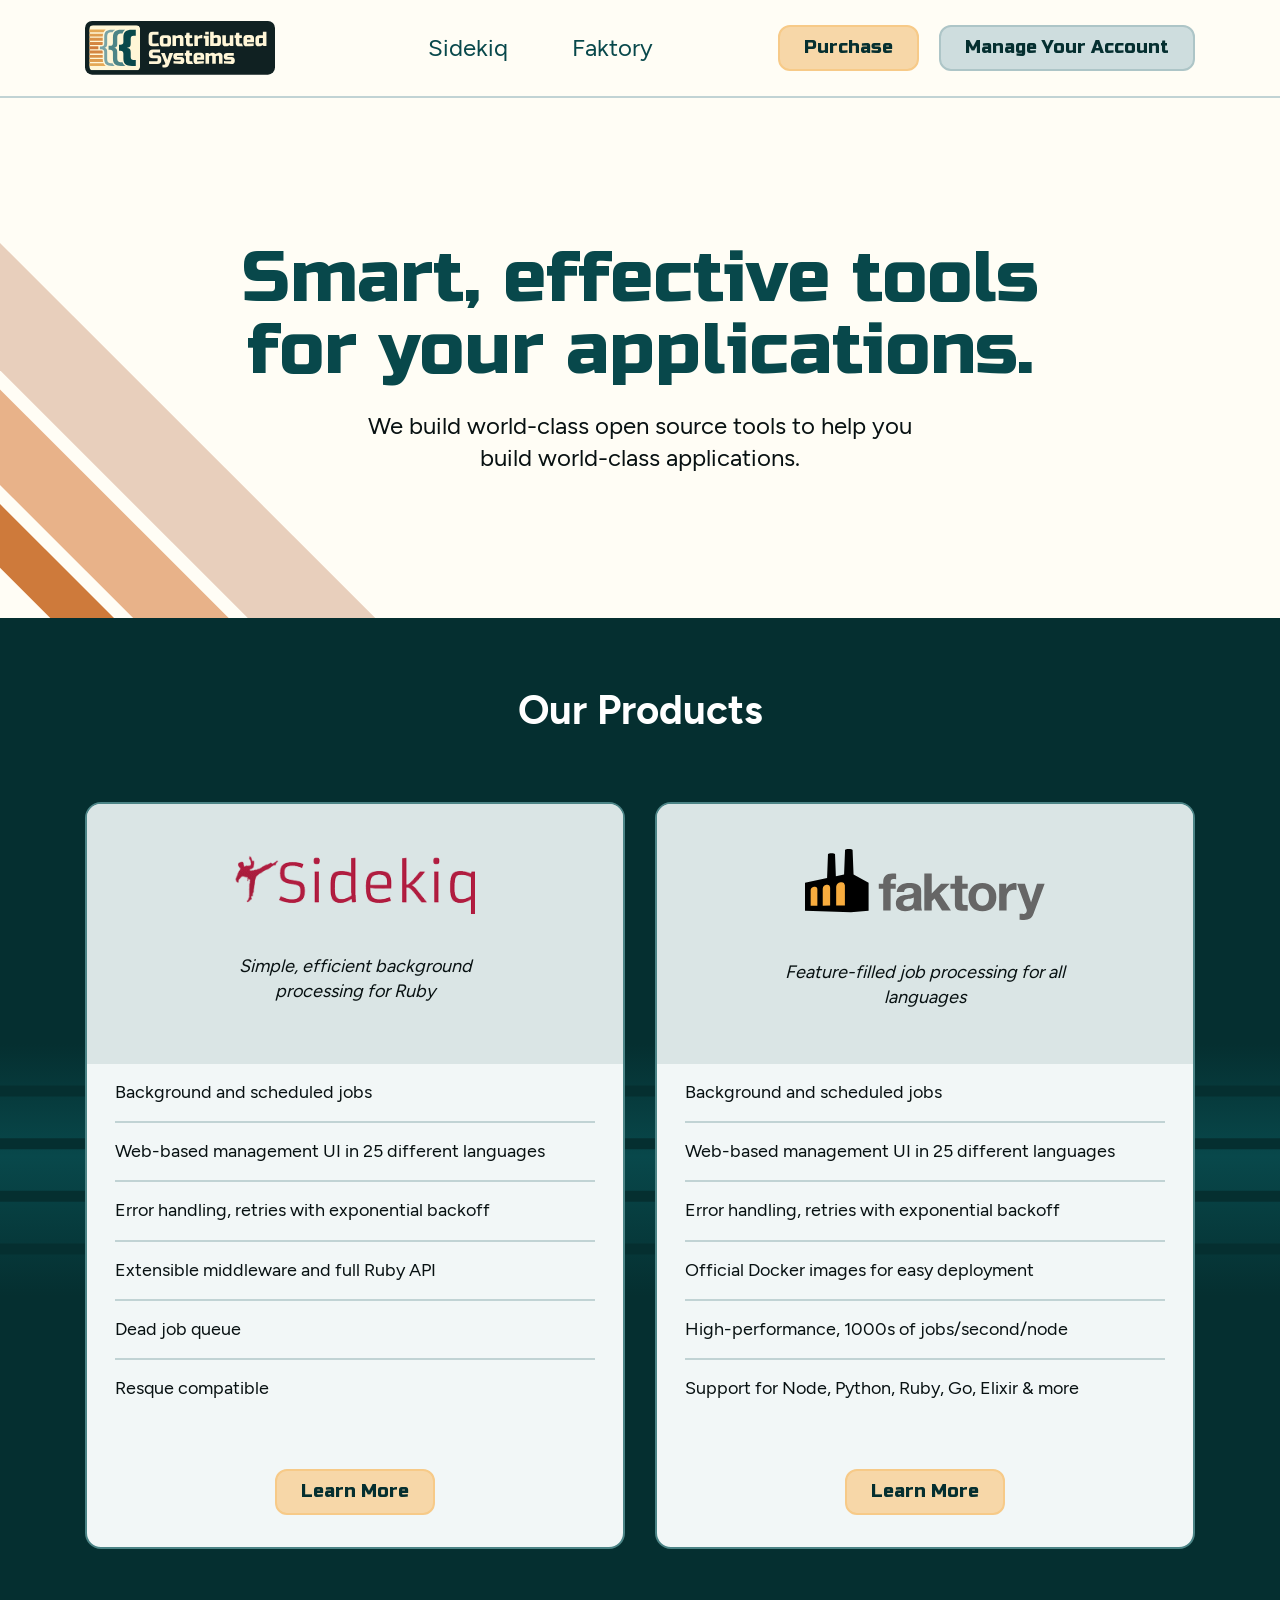
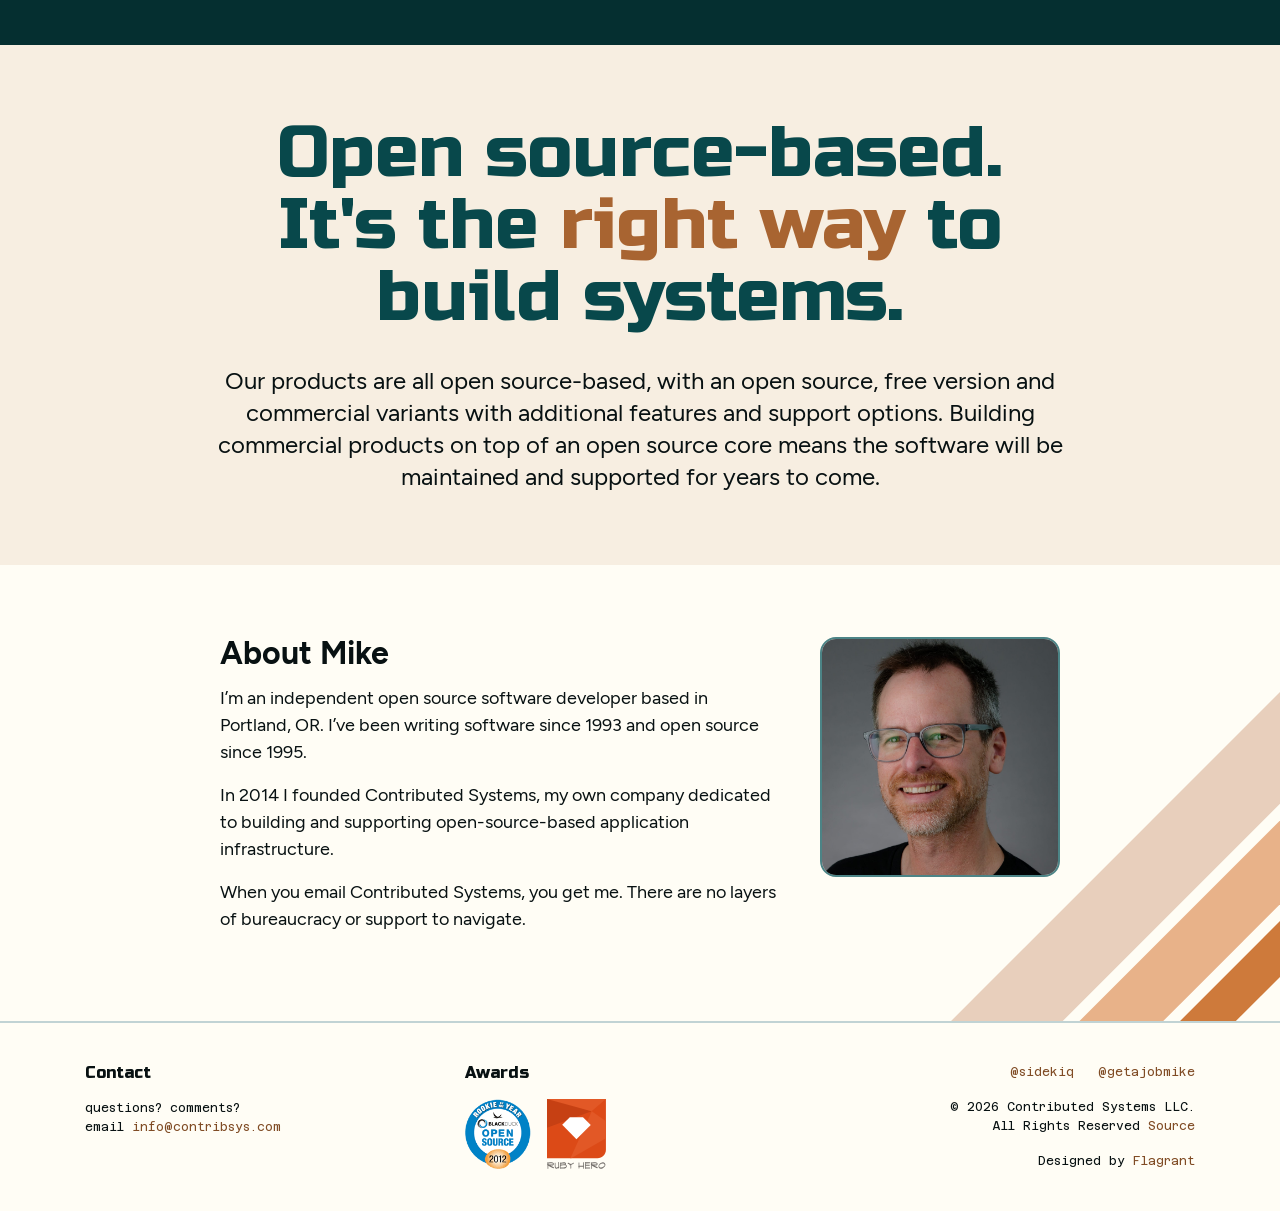
<file: index.html>
<!doctype html>
<html lang="en">
  <head>
    <meta charset="utf-8">
    <title>Contributed Systems — background job systems for modern applications</title>
    <meta name="description" content="Contributed Systems provides open source and commercial background job systems for ruby, go, python, elixir and javascript business applications">
    <meta name="viewport" content="width=device-width, initial-scale=1">
    <link rel="icon" type="image/svg+xml" href="/favicon.svg">
    <link rel="preload" href="fonts/RussoOne-Regular.woff2" as="font" type="font/woff2" crossorigin>
    <link rel="preload" href="fonts/Figtree-Regular.woff2" as="font" type="font/woff2" crossorigin>
    <link rel="preload" href="images/orange-stripe.svg" as="image" type="image/svg+xml">
    <link rel="stylesheet" href="css/base.css">
    <link rel="stylesheet" href="css/fonts.css">
    <link rel="stylesheet" href="css/theme.css">
    <link rel="stylesheet" href="css/components.css">
  </head>
  <body>

    <a class="skip-link" href="#main">Skip to main content</a>

    <header class="site-header">
      <div class="container">
        <nav class="navbar navbar-expand-lg">
          <a class="navbar-brand" href="/">
            <img src="images/contribsys-logo.svg" alt="Contributed Systems" width="190" height="54">
          </a>
          <button class="navbar-toggler" type="button" data-toggle="collapse" data-target="#primaryNav" aria-controls="primaryNav" aria-expanded="false" aria-label="Toggle navigation">
            <span class="navbar-toggler-icon"></span>
          </button>
          <div class="collapse navbar-collapse" id="primaryNav">
            <ul class="navbar-nav mx-auto site-nav">
              <li class="nav-item"><a class="nav-link" href="http://sidekiq.org">Sidekiq</a></li>
              <li class="nav-item"><a class="nav-link" href="faktory/">Faktory</a></li>
            </ul>
            <ul class="navbar-nav site-nav-cta">
              <li class="nav-item"><a class="nav-link btn-pill btn-pill--accent" href="https://billing.contribsys.com/">Purchase</a></li>
              <li class="nav-item"><a class="nav-link btn-pill btn-pill--primary" href="https://billing.contribsys.com/">Manage Your Account</a></li>
            </ul>
          </div>
        </nav>
      </div>
    </header>

    <main id="main">

    <section class="hero">
      <div class="orange__stripes orange__stripes--left" aria-hidden="true"></div>
      <div class="container hero__inner">
        <h1 class="hero__title">Smart, effective tools for your applications.</h1>
        <p class="hero__lead">We build world-class open source tools to help you build world-class applications.</p>
      </div>
    </section>

    <section class="mint-band products-band">
      <div class="container">
        <h2 class="products-band__title">Our Products</h2>
        <div class="row product-row">

          <div class="col-md-6 mb-4">
            <article class="card-panel product-card">
              <header class="card-panel__header product-card__header">
                <a href="http://sidekiq.org" class="product-card__logo">
                  <img src="images/logo-sidekiq.png" alt="Sidekiq">
                </a>
                <p class="product-card__tagline">Simple, efficient background processing for Ruby</p>
              </header>
              <ul class="card-panel__list">
                <li>Background and scheduled jobs</li>
                <li>Web-based management UI in 25 different languages</li>
                <li>Error handling, retries with exponential backoff</li>
                <li>Extensible middleware and full Ruby API</li>
                <li>Dead job queue</li>
                <li>Resque compatible</li>
              </ul>
              <footer class="card-panel__footer">
                <a class="btn-pill btn-pill--accent" href="http://sidekiq.org">Learn More</a>
              </footer>
            </article>
          </div>

          <div class="col-md-6 mb-4">
            <article class="card-panel product-card">
              <header class="card-panel__header product-card__header">
                <a href="faktory/" class="product-card__logo">
                  <img src="images/faktory-logo.svg" alt="Faktory">
                </a>
                <p class="product-card__tagline">Feature-filled job processing for all languages</p>
              </header>
              <ul class="card-panel__list">
                <li>Background and scheduled jobs</li>
                <li>Web-based management UI in 25 different languages</li>
                <li>Error handling, retries with exponential backoff</li>
                <li>Official Docker images for easy deployment</li>
                <li>High-performance, 1000s of jobs/second/node</li>
                <li>Support for Node, Python, Ruby, Go, Elixir &amp; more</li>
              </ul>
              <footer class="card-panel__footer">
                <a class="btn-pill btn-pill--accent" href="faktory/">Learn More</a>
              </footer>
            </article>
          </div>

        </div>
      </div>
    </section>

    <section class="open-source">
      <div class="container">
        <h2 class="open-source__title">
          Open source-based.<br>It's the <span class="accent-orange">right way</span> to build systems.
        </h2>
        <p class="open-source__lead">
          Our products are all open source-based, with an open source, free version and commercial variants with additional features and support options. Building commercial products on top of an open source core means the software will be maintained and supported for years to come.
        </p>
      </div>
    </section>

    <section class="about-mike">
      <div class="orange__stripes orange__stripes--right" aria-hidden="true"></div>
      <div class="container about-mike__inner">
        <div class="about-mike__text">
          <h2 class="about-mike__title">About Mike</h2>
          <p>I&rsquo;m an independent open source software developer based in Portland, OR. I&rsquo;ve been writing software since 1993 and open source since 1995.</p>
          <p>In 2014 I founded Contributed Systems, my own company dedicated to building and supporting open-source-based application infrastructure.</p>
          <p>When you email Contributed Systems, you get me. There are no layers of bureaucracy or support to navigate.</p>
        </div>
        <figure class="about-mike__portrait">
          <img src="images/mike.jpg" class="framed" alt="Mike Perham" width="317" height="318">
        </figure>
      </div>
    </section>

    </main>

    <footer class="site-footer">
      <div class="container">
        <div class="row site-footer__row">
          <div class="col-md-4 site-footer__col site-footer__contact">
            <h3 class="site-footer__heading">Contact</h3>
            <p>questions? comments?<br>
              email <a href="mailto:info&#64;contribsys.com">info&#64;contribsys.com</a></p>
          </div>
          <div class="col-md-4 site-footer__col site-footer__awards">
            <h3 class="site-footer__heading">Awards</h3>
            <div class="site-footer__badges">
              <a href="https://www.blackducksoftware.com/open-source-rookies/2012-recipients" target="_blank" rel="noopener">
                <img src="images/rookie.png" alt="Rookie of the Year" height="70">
              </a>
              <a href="http://rubyheroes.com" target="_blank" rel="noopener">
                <img src="images/hero-1.svg" alt="Ruby Hero" height="70">
              </a>
            </div>
          </div>
          <div class="col-md-4 site-footer__col site-footer__social">
            <ul class="site-footer__links">
              <li><a rel="me" href="https://ruby.social/@sidekiq">@sidekiq</a></li>
              <li><a rel="me" href="https://ruby.social/@getajobmike">@getajobmike</a></li>
            </ul>
            <p class="site-footer__legal">
              &copy; 2026 Contributed Systems LLC.<br>
              All Rights Reserved
              <a href="https://github.com/mperham/contribsys.com">Source</a><br>
            </p>

            <p class="site-footer__legal">
              Designed by
              <a href="https://www.beflagrant.com" target="_blank" rel="noopener">Flagrant</a>
            </p>
          </div>
        </div>
      </div>
    </footer>

    <script>
      document.querySelectorAll(".navbar-toggler[data-target]").forEach((btn) => {
        btn.addEventListener("click", () => {
          const target = document.querySelector(btn.getAttribute("data-target"));
          if (!target) return;
          const open = target.classList.toggle("show");
          btn.setAttribute("aria-expanded", String(open));
        });
      });
    </script>
  </body>
</html>
</file>
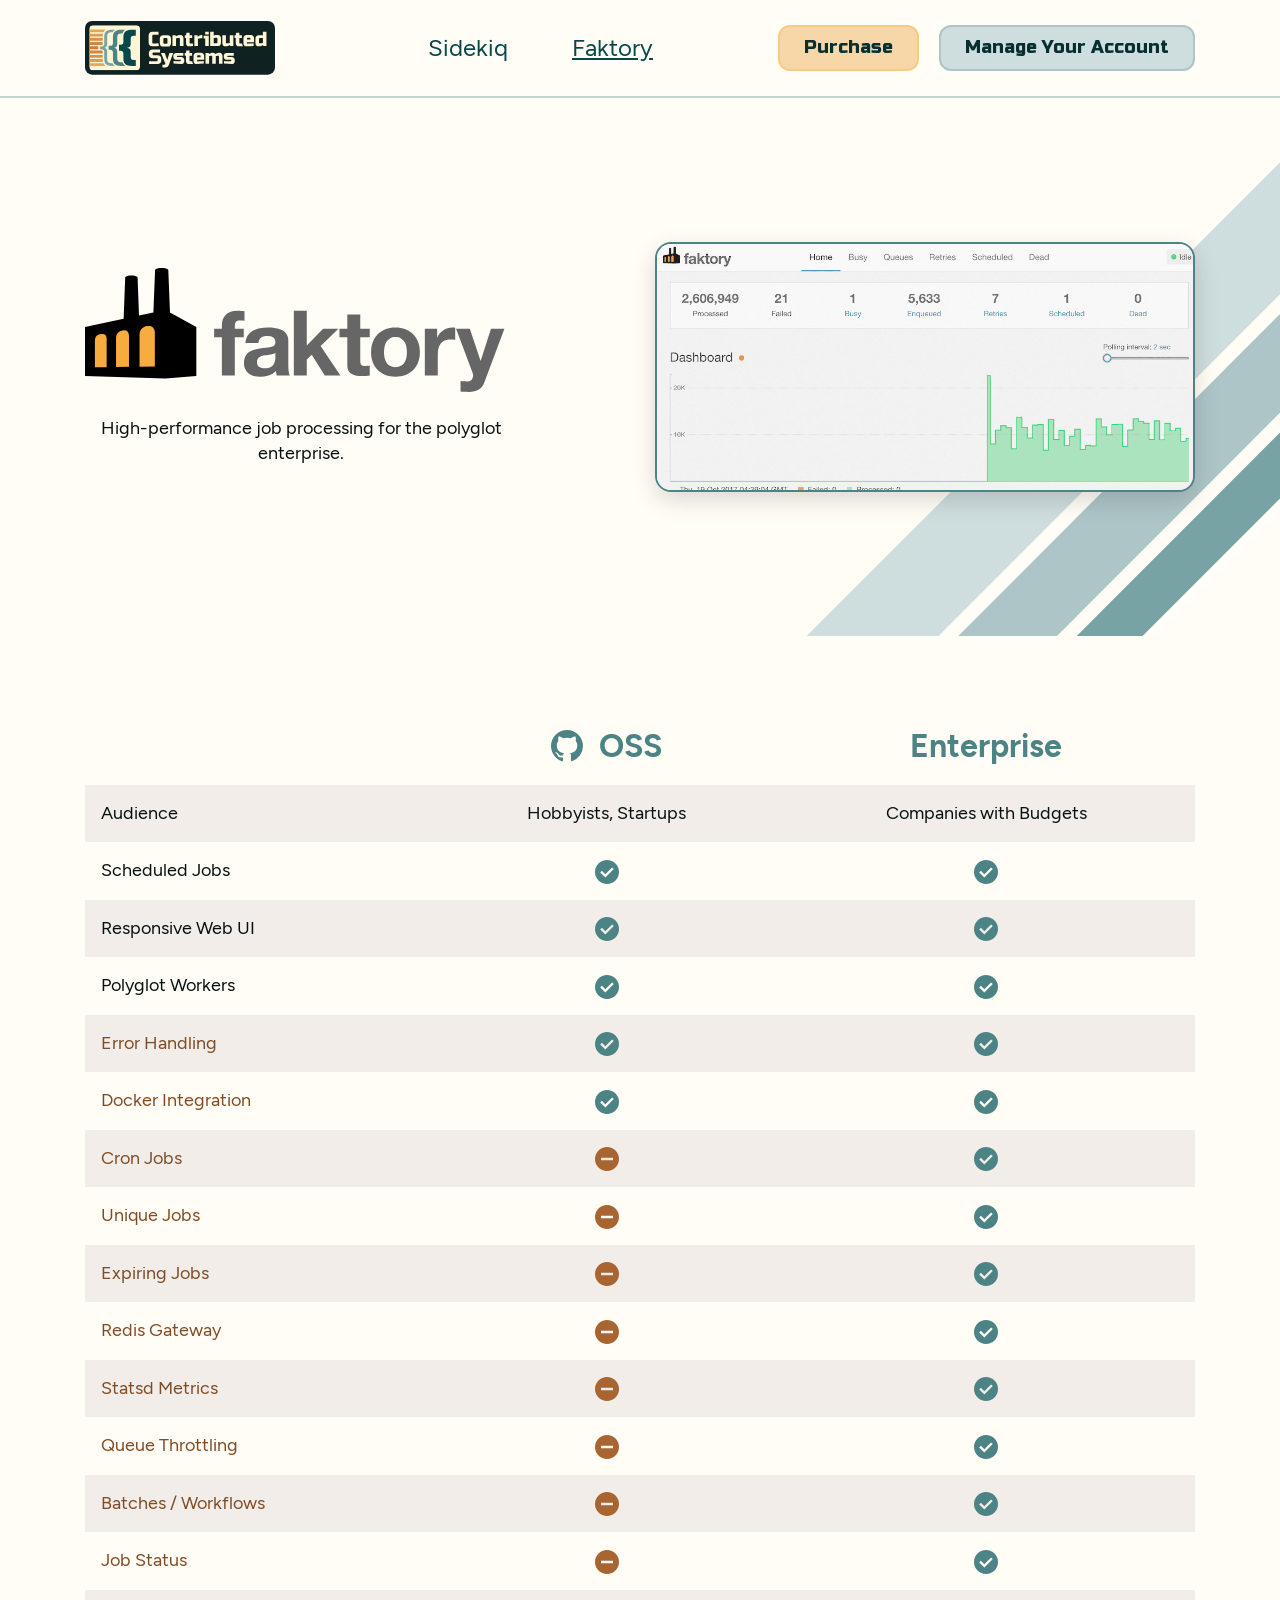
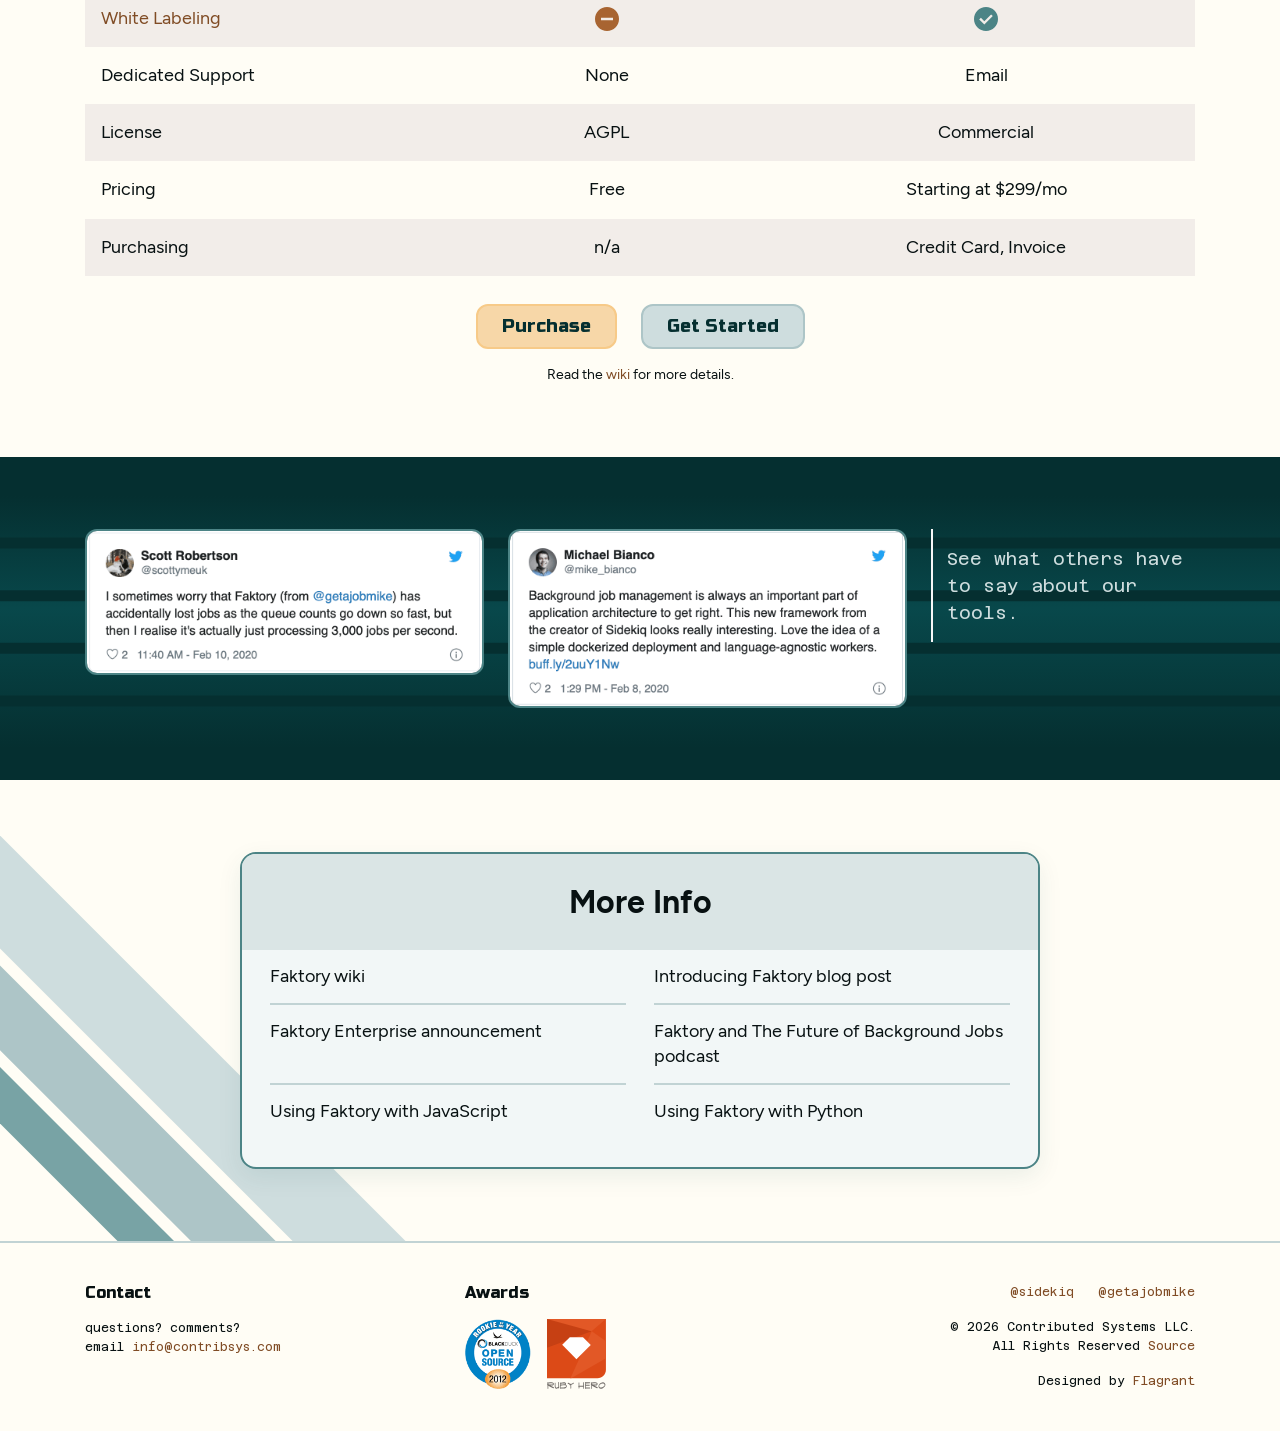
<file: faktory/index.html>
<!doctype html>
<html lang="en">
  <head>
    <meta charset="utf-8">
    <title>Faktory - high-performance background job system</title>
    <meta name="description" content="Faktory provides the features and APIs necessary to scale asynchronous background job processing for any enterprise.">
    <meta name="viewport" content="width=device-width, initial-scale=1">
    <link rel="icon" type="image/svg+xml" href="../favicon.svg">
    <link rel="preload" href="../fonts/RussoOne-Regular.woff2" as="font" type="font/woff2" crossorigin>
    <link rel="preload" href="../fonts/Figtree-Regular.woff2" as="font" type="font/woff2" crossorigin>
    <link rel="preload" href="../images/mint-stripe-right.svg" as="image" type="image/svg+xml">
    <link rel="stylesheet" href="../css/base.css">
    <link rel="stylesheet" href="../css/fonts.css">
    <link rel="stylesheet" href="../css/theme.css">
    <link rel="stylesheet" href="../css/components.css">
  </head>
  <body>

    <a class="skip-link" href="#main">Skip to main content</a>

    <header class="site-header">
      <div class="container">
        <nav class="navbar navbar-expand-lg">
          <a class="navbar-brand" href="../">
            <img src="../images/contribsys-logo.svg" alt="Contributed Systems" width="190" height="54">
          </a>
          <button class="navbar-toggler" type="button" data-toggle="collapse" data-target="#primaryNav" aria-controls="primaryNav" aria-expanded="false" aria-label="Toggle navigation">
            <span class="navbar-toggler-icon"></span>
          </button>
          <div class="collapse navbar-collapse" id="primaryNav">
            <ul class="navbar-nav mx-auto site-nav">
              <li class="nav-item"><a class="nav-link" href="https://sidekiq.org">Sidekiq</a></li>
              <li class="nav-item"><a class="nav-link active" href=".">Faktory</a></li>
            </ul>
            <ul class="navbar-nav site-nav-cta">
              <li class="nav-item"><a class="nav-link btn-pill btn-pill--accent" href="https://billing.contribsys.com/">Purchase</a></li>
              <li class="nav-item"><a class="nav-link btn-pill btn-pill--primary" href="https://billing.contribsys.com/">Manage Your Account</a></li>
            </ul>
          </div>
        </nav>
      </div>
    </header>

    <main id="main">

    <section class="hero">
      <div class="mint__stripes mint__stripes--right" aria-hidden="true"></div>
      <div class="container">
        <div class="row align-items-center">
          <div class="col-lg-6 faktory-hero__intro">
            <img src="../images/faktory-logo.svg" class="faktory-hero__logo" alt="Faktory">
            <h1 class="faktory-hero__tagline">High-performance job processing for the polyglot enterprise.</h1>
          </div>
          <div class="col-lg-6 faktory-hero__screenshot">
            <img src="../images/faktory-ui.png" class="faktory-hero__ui framed" alt="Faktory Web UI">
          </div>
        </div>
      </div>
    </section>

    <section class="compare">
      <div class="container">
        <table class="table compare-table">
          <thead>
            <tr>
              <th scope="col"></th>
              <th scope="col"><a href="https://github.com/contribsys/faktory/" target="_blank" rel="noopener"><svg aria-hidden="true" width="1em" height="1em" viewBox="0 0 16 16" fill="currentColor" style="vertical-align: -.15em; margin-right: .25em;"><path d="M8 0C3.58 0 0 3.58 0 8c0 3.54 2.29 6.53 5.47 7.59.4.07.55-.17.55-.38 0-.19-.01-.82-.01-1.49-2.01.37-2.53-.49-2.69-.94-.09-.23-.48-.94-.82-1.13-.28-.15-.68-.52-.01-.53.63-.01 1.08.58 1.23.82.72 1.21 1.87.87 2.33.66.07-.52.28-.87.51-1.07-1.78-.2-3.64-.89-3.64-3.95 0-.87.31-1.59.82-2.15-.08-.2-.36-1.02.08-2.12 0 0 .67-.21 2.2.82.64-.18 1.32-.27 2-.27.68 0 1.36.09 2 .27 1.53-1.04 2.2-.82 2.2-.82.44 1.1.16 1.92.08 2.12.51.56.82 1.27.82 2.15 0 3.07-1.87 3.75-3.65 3.95.29.25.54.73.54 1.48 0 1.07-.01 1.93-.01 2.2 0 .21.15.46.55.38A8.013 8.013 0 0 0 16 8c0-4.42-3.58-8-8-8z"/></svg> OSS</a></th>
              <th scope="col">Enterprise</th>
            </tr>
          </thead>
          <tbody>
            <tr><td class="key">Audience</td><td>Hobbyists, Startups</td><td>Companies with Budgets</td></tr>
            <tr><td class="key">Scheduled Jobs</td><td><span class="icon-yes" aria-label="Yes"></span></td><td><span class="icon-yes" aria-label="Yes"></span></td></tr>
            <tr><td class="key">Responsive Web UI</td><td><span class="icon-yes" aria-label="Yes"></span></td><td><span class="icon-yes" aria-label="Yes"></span></td></tr>
            <tr><td class="key">Polyglot Workers</td><td><span class="icon-yes" aria-label="Yes"></span></td><td><span class="icon-yes" aria-label="Yes"></span></td></tr>
            <tr><td class="key"><a href="https://github.com/contribsys/faktory/wiki/Job-Errors">Error Handling</a></td><td><span class="icon-yes" aria-label="Yes"></span></td><td><span class="icon-yes" aria-label="Yes"></span></td></tr>
            <tr><td class="key"><a href="https://github.com/contribsys/faktory/wiki/Docker">Docker Integration</a></td><td><span class="icon-yes" aria-label="Yes"></span></td><td><span class="icon-yes" aria-label="Yes"></span></td></tr>
            <tr><td class="key"><a href="https://github.com/contribsys/faktory/wiki/Ent-Cron">Cron Jobs</a></td><td><span class="icon-no" aria-label="No"></span></td><td><span class="icon-yes" aria-label="Yes"></span></td></tr>
            <tr><td class="key"><a href="https://github.com/contribsys/faktory/wiki/Ent-Unique-Jobs">Unique Jobs</a></td><td><span class="icon-no" aria-label="No"></span></td><td><span class="icon-yes" aria-label="Yes"></span></td></tr>
            <tr><td class="key"><a href="https://github.com/contribsys/faktory/wiki/Ent-Expiring-Jobs">Expiring Jobs</a></td><td><span class="icon-no" aria-label="No"></span></td><td><span class="icon-yes" aria-label="Yes"></span></td></tr>
            <tr><td class="key"><a href="https://github.com/contribsys/faktory/wiki/Ent-Redis-Gateway">Redis Gateway</a></td><td><span class="icon-no" aria-label="No"></span></td><td><span class="icon-yes" aria-label="Yes"></span></td></tr>
            <tr><td class="key"><a href="https://github.com/contribsys/faktory/wiki/Ent-Metrics">Statsd Metrics</a></td><td><span class="icon-no" aria-label="No"></span></td><td><span class="icon-yes" aria-label="Yes"></span></td></tr>
            <tr><td class="key"><a href="https://github.com/contribsys/faktory/wiki/Ent-Throttling">Queue Throttling</a></td><td><span class="icon-no" aria-label="No"></span></td><td><span class="icon-yes" aria-label="Yes"></span></td></tr>
            <tr><td class="key"><a href="https://github.com/contribsys/faktory/wiki/Ent-Batches">Batches / Workflows</a></td><td><span class="icon-no" aria-label="No"></span></td><td><span class="icon-yes" aria-label="Yes"></span></td></tr>
            <tr><td class="key"><a href="https://github.com/contribsys/faktory/wiki/Ent-Tracking">Job Status</a></td><td><span class="icon-no" aria-label="No"></span></td><td><span class="icon-yes" aria-label="Yes"></span></td></tr>
            <tr><td class="key"><a href="https://github.com/contribsys/faktory/wiki/Ent-Misc">White Labeling</a></td><td><span class="icon-no" aria-label="No"></span></td><td><span class="icon-yes" aria-label="Yes"></span></td></tr>
            <tr><td class="key">Dedicated Support</td><td>None</td><td>Email</td></tr>
            <tr><td class="key">License</td><td>AGPL</td><td>Commercial</td></tr>
            <tr><td class="key">Pricing</td><td>Free</td><td>Starting at $299/mo</td></tr>
            <tr><td class="key">Purchasing</td><td>n/a</td><td>Credit Card, Invoice</td></tr>
          </tbody>
        </table>
        <div class="compare__cta">
          <a href="https://billing.contribsys.com/" target="_blank" rel="noopener" class="btn-pill btn-pill--accent">Purchase</a>
          <a href="https://github.com/contribsys/faktory/wiki" target="_blank" rel="noopener" class="btn-pill btn-pill--primary">Get Started</a>
        </div>
        <p class="compare__note">Read the <a href="https://github.com/contribsys/faktory/wiki#documentation">wiki</a> for more details.</p>
      </div>
    </section>

    <section class="mint-band testimonials">
      <div class="container">
        <div class="testimonials__grid">
          <a class="testimonials__tweet" href="https://twitter.com/scottymeuk/status/1226954047095214087" target="_blank" rel="noopener">
            <img src="../images/faktory-tweet1.png" alt="Tweet by Scott Robertson" class="framed">
          </a>
          <a class="testimonials__tweet" href="https://twitter.com/mike_bianco/status/1226256642561495040" target="_blank" rel="noopener">
            <img src="../images/faktory-tweet2.png" alt="Tweet by Michael Bianco" class="framed">
          </a>
          <p class="testimonials__eyebrow">See what others have to say about our tools.</p>
        </div>
      </div>
    </section>

    <section class="info-band">
      <div class="mint__stripes mint__stripes--left" aria-hidden="true"></div>
      <div class="container">
        <article class="card-panel info-card">
          <header class="card-panel__header">
            <h3>More Info</h3>
          </header>
          <ul class="card-panel__list card-panel__list--two-col">
            <li><a target="_blank" rel="noopener" href="https://github.com/contribsys/faktory/wiki">Faktory wiki</a></li>
            <li><a target="_blank" rel="noopener" href="https://www.mikeperham.com/2017/10/24/introducing-faktory/">Introducing Faktory blog post</a></li>
            <li><a target="_blank" rel="noopener" href="https://www.mikeperham.com/2020/01/08/faktory-enterprise/">Faktory Enterprise announcement</a></li>
            <li><a target="_blank" rel="noopener" href="https://changelog.com/podcast/274">Faktory and The Future of Background Jobs podcast</a></li>
            <li><a target="_blank" rel="noopener" href="https://www.mikeperham.com/2019/01/16/using-faktory-with-javascript/">Using Faktory with JavaScript</a></li>
            <li><a target="_blank" rel="noopener" href="https://www.mikeperham.com/2019/01/08/using-faktory-with-python/">Using Faktory with Python</a></li>
          </ul>
        </article>
      </div>
    </section>

    </main>

    <footer class="site-footer">
      <div class="container">
        <div class="row site-footer__row">
          <div class="col-md-4 site-footer__col site-footer__contact">
            <h3 class="site-footer__heading">Contact</h3>
            <p>questions? comments?<br>
              email <a href="mailto:info&#64;contribsys.com">info&#64;contribsys.com</a></p>
          </div>
          <div class="col-md-4 site-footer__col site-footer__awards">
            <h3 class="site-footer__heading">Awards</h3>
            <div class="site-footer__badges">
              <a href="https://www.blackducksoftware.com/open-source-rookies/2012-recipients" target="_blank" rel="noopener">
                <img src="../images/rookie.png" alt="Rookie of the Year" height="70">
              </a>
              <a href="http://rubyheroes.com" target="_blank" rel="noopener">
                <img src="../images/hero-1.svg" alt="Ruby Hero" height="70">
              </a>
            </div>
          </div>
          <div class="col-md-4 site-footer__col site-footer__social">
            <ul class="site-footer__links">
              <li><a rel="me" href="https://ruby.social/@sidekiq">@sidekiq</a></li>
              <li><a rel="me" href="https://ruby.social/@getajobmike">@getajobmike</a></li>
            </ul>
            <p class="site-footer__legal">
              &copy; 2026 Contributed Systems LLC.<br>
              All Rights Reserved
              <a href="https://github.com/mperham/contribsys.com">Source</a><br>
            </p>

            <p class="site-footer__legal">
              Designed by
              <a href="https://www.beflagrant.com" target="_blank" rel="noopener">Flagrant</a>
            </p>
          </div>
        </div>
      </div>
    </footer>

    <script>
      document.querySelectorAll(".navbar-toggler[data-target]").forEach((btn) => {
        btn.addEventListener("click", () => {
          const target = document.querySelector(btn.getAttribute("data-target"));
          if (!target) return;
          const open = target.classList.toggle("show");
          btn.setAttribute("aria-expanded", String(open));
        });
      });
    </script>
  </body>
</html>
</file>
<file: css/fonts.css>
@font-face {
  font-family: "Russo One";
  font-style: normal;
  font-weight: 400;
  font-display: swap;
  src: url("../fonts/RussoOne-Regular.woff2") format("woff2");
}

@font-face {
  font-family: "Figtree";
  font-style: normal;
  font-weight: 400;
  font-display: swap;
  src: url("../fonts/Figtree-Regular.woff2") format("woff2");
}

@font-face {
  font-family: "Figtree";
  font-style: normal;
  font-weight: 600;
  font-display: swap;
  src: url("../fonts/Figtree-SemiBold.woff2") format("woff2");
}

@font-face {
  font-family: "Figtree";
  font-style: normal;
  font-weight: 700;
  font-display: swap;
  src: url("../fonts/Figtree-Bold.woff2") format("woff2");
}

@font-face {
  font-family: "Azeret Mono";
  font-style: normal;
  font-weight: 400;
  font-display: swap;
  src: url("../fonts/AzeretMono-Regular.woff2") format("woff2");
}
</file>
<file: css/theme.css>
/* ==========================================================================
   theme.css
   Design tokens + base element styling extracted from the Figma design system
   (Contributed Systems Redesign).

   Load order: base.css → fonts.css → theme.css → components.css

   Scale suffix convention (Tailwind style):
     sm, md, lg, xl, 2xl, 3xl, 4xl, 5xl, 6xl

   Breakpoints (hardcoded in @media since CSS custom properties cannot be
   consumed by media queries):
     Tablet = <992px
     Mobile = <768px
   ========================================================================== */

:root {
  /* ============ PRIMITIVES — raw ramps from Figma (1:1) ============ */

  /* Cool Mint — primary brand (dark teal used for inverted bands) */
  --cool-mint-50:  #f2f7f7;
  --cool-mint-100: #dae5e5;
  --cool-mint-200: #ceddde;
  --cool-mint-300: #c1d3d4;
  --cool-mint-400: #adc5c7;
  --cool-mint-500: #9bbbbd;
  --cool-mint-600: #78a3a5;
  --cool-mint-700: #4c8486;
  --cool-mint-800: #08484b;
  --cool-mint-900: #052f30;
  --cool-mint-950: #102122;

  /* Dusty Orange — accent */
  --dusty-orange-50:  #f2ede9;
  --dusty-orange-100: #ebddd3;
  --dusty-orange-200: #e8cfbc;
  --dusty-orange-300: #e8c0a2;
  --dusty-orange-400: #e8b289;
  --dusty-orange-500: #de9864;
  --dusty-orange-600: #ce7a3b;
  --dusty-orange-700: #a86431;
  --dusty-orange-800: #804c25;
  --dusty-orange-900: #4a2c15;
  --dusty-orange-950: #2e1b0d;

  /* Soft Apricot — highlights / pills */
  --soft-apricot-50:  #f7eee1;
  --soft-apricot-100: #f7e3c6;
  --soft-apricot-200: #f7d7a8;
  --soft-apricot-300: #f7ca88;
  --soft-apricot-400: #f2bb6b;
  --soft-apricot-500: #e6ac57;
  --soft-apricot-600: #cf9a4c;
  --soft-apricot-700: #ab7f3f;
  --soft-apricot-800: #826130;
  --soft-apricot-900: #543f1f;
  --soft-apricot-950: #402f18;

  /* Faded Lemon — soft page backgrounds */
  --faded-lemon-50:  #fffdf5;
  --faded-lemon-100: #fff6d7;
  --faded-lemon-200: #f0e5bd;
  --faded-lemon-300: #e5d7a1;
  --faded-lemon-400: #d6c78d;
  --faded-lemon-500: #c7b777;
  --faded-lemon-600: #b2a262;
  --faded-lemon-700: #9c8b4b;
  --faded-lemon-800: #85753a;
  --faded-lemon-900: #635726;
  --faded-lemon-950: #453c1a;

  /* Taupe Neutral */
  --taupe-50:  #faf7f5;
  --taupe-100: #e8e5e3;
  --taupe-200: #d9d6d4;
  --taupe-300: #cfccca;
  --taupe-400: #c4c0bc;
  --taupe-500: #b8b3b0;
  --taupe-600: #a69f9a;
  --taupe-700: #8f8782;
  --taupe-800: #736c66;
  --taupe-900: #5c544f;
  --taupe-950: #453e38;

  /* Cool Grey — UI greys */
  --cool-grey-25:  #ffffff;
  --cool-grey-50:  #f7f7f7;
  --cool-grey-100: #e6e6e6;
  --cool-grey-200: #dedede;
  --cool-grey-300: #d4d4d4;
  --cool-grey-400: #c7c7c7;
  --cool-grey-500: #bdbdbd;
  --cool-grey-600: #a5a5a5;
  --cool-grey-700: #868686;
  --cool-grey-800: #4b4b4b;
  --cool-grey-900: #303030;
  --cool-grey-950: #081112;

  /* ============ TYPE FAMILIES ============ */
  --font-heading:    "Russo One", system-ui, sans-serif;
  --font-subheading: "Figtree", system-ui, sans-serif;
  --font-body:       "Figtree", system-ui, sans-serif;
  --font-details:    "Azeret Mono", ui-monospace, SFMono-Regular, Menlo, monospace;

  /* Type sizes — Desktop values; overridden at Mobile below */
  --size-xs:  12px;
  --size-sm:  14px;
  --size-md:  16px;
  --size-lg:  18px;
  --size-xl:  24px;
  --size-2xl: 32px;
  --size-3xl: 40px;
  --size-4xl: 72px;
  --size-5xl: 80px;

  /* Spacing — Desktop; overridden at Tablet and Mobile below */
  --space-xs:  8px;
  --space-sm:  10px;
  --space-md:  14px;
  --space-lg:  16px;
  --space-xl:  20px;
  --space-2xl: 24px;
  --space-3xl: 28px;
  --space-4xl: 32px;
  --space-5xl: 40px;
  --space-6xl: 72px;

  /* Radii */
  --radius-sm: 8px;
  --radius-md: 12px;
  --radius-lg: 16px;

  /* ============ SEMANTIC ALIASES ============ */
  --brand-primary: var(--cool-mint-800);
  --brand-accent:  var(--dusty-orange-700);

  --surface-page:   var(--faded-lemon-50);
  --surface-subtle: var(--soft-apricot-50);

  --text-default:    var(--cool-grey-950);
  --text-accent:     var(--cool-mint-900);
  --text-on-inverse: var(--cool-grey-25);
  --text-link:       var(--dusty-orange-800);
  --text-link-hover: var(--dusty-orange-700);

  --border-default: var(--cool-mint-300);
  --border-strong:  var(--cool-mint-700);

  /* ============ TYPE ROLES ============ */
  --type-hero-family:      var(--font-heading);
  --type-hero-size:        var(--size-4xl);
  --type-hero-line-height: 1;
  --type-hero-weight:      400;

  --type-h2-family:      var(--font-subheading);
  --type-h2-size:        var(--size-3xl);
  --type-h2-line-height: 1;
  --type-h2-weight:      700;

  --type-h3-family:      var(--font-subheading);
  --type-h3-size:        var(--size-2xl);
  --type-h3-line-height: 1.25;
  --type-h3-weight:      400;

  --type-body-xl-size:        var(--size-xl);
  --type-body-xl-line-height: 1.333;
}

/* ============ RESPONSIVE OVERRIDES ============ */

@media (max-width: 991.98px) {
  :root {
    --space-xs:  6px;
    --space-sm:  8px;
    --space-md:  10px;
    --space-lg:  14px;
    --space-xl:  16px;
    --space-2xl: 20px;
    --space-3xl: 24px;
    --space-4xl: 28px;
    --space-5xl: 32px;
    --space-6xl: 40px;
  }
}

@media (max-width: 767.98px) {
  :root {
    --size-xs:  10px;
    --size-sm:  12px;
    --size-md:  14px;
    --size-lg:  16px;
    --size-xl:  18px;
    --size-2xl: 24px;
    --size-3xl: 30px;
    --size-4xl: 48px;
    --size-5xl: 72px;

    --space-xs:  4px;
    --space-sm:  6px;
    --space-md:  8px;
    --space-lg:  12px;
    --space-xl:  14px;
    --space-2xl: 16px;
    --space-3xl: 20px;
    --space-4xl: 24px;
    --space-5xl: 28px;
    --space-6xl: 32px;
  }
}

/* ============ BASE ELEMENT STYLES ============ */

body {
  font-family: var(--font-body);
  font-size: var(--size-lg);
  line-height: 1.4;
  color: var(--text-default);
  background-color: var(--surface-page);
}

h1, .h1 {
  font-family: var(--type-hero-family);
  font-size: var(--type-hero-size);
  line-height: var(--type-hero-line-height);
  font-weight: var(--type-hero-weight);
  color: var(--text-default);
}

h2, .h2 {
  font-family: var(--type-h2-family);
  font-size: var(--type-h2-size);
  line-height: var(--type-h2-line-height);
  font-weight: var(--type-h2-weight);
  color: var(--text-default);
}

h3, .h3 {
  font-family: var(--type-h3-family);
  font-size: var(--type-h3-size);
  line-height: var(--type-h3-line-height);
  font-weight: var(--type-h3-weight);
  color: var(--text-default);
}

h4, .h4 { font-family: var(--font-subheading); font-weight: 600; }
h5, .h5 { font-family: var(--font-subheading); font-weight: 600; }
h6, .h6 { font-family: var(--font-subheading); font-weight: 600; }

p, .lead {
  font-family: var(--font-body);
}

.lead {
  font-size: var(--type-body-xl-size);
  line-height: var(--type-body-xl-line-height);
  font-weight: 400;
}

a {
  color: var(--text-link);
  text-decoration: none;
}

a:hover,
a:focus {
  color: var(--text-link-hover);
  text-decoration: underline;
}

code, pre, kbd, samp {
  font-family: var(--font-details);
}
</file>
<file: css/components.css>
/* ==========================================================================
   components.css
   Component-level styling layered over theme.css tokens.
   ========================================================================== */

/* Content image outline — applied to non-chrome imagery (logos inside
   product/info cards, screenshots, photos, badges) via the .framed
   utility. Logos and fixed-fit marks in site chrome do not get this. */
.framed {
  border: 2px solid var(--border-strong);
}

/* ============ HEADER / NAV ============ */

.site-header {
  padding: var(--space-lg) 0;
  background-color: var(--surface-page);
}

.site-header .navbar {
  padding: 0;
}

.site-header .navbar-brand {
  margin-right: var(--space-3xl);
}

.site-header .navbar-brand img {
  display: block;
  height: 54px;
  width: auto;
}

/* Collapsed nav (below lg breakpoint) right-aligns under the hamburger. */
@media (max-width: 991.98px) {
  .site-header .navbar-collapse {
    text-align: right;
  }

  .site-header .site-nav,
  .site-header .site-nav-cta {
    align-items: flex-end;
  }

  .site-header .site-nav-cta .nav-link.btn-pill {
    align-self: flex-end;
  }

  /* Tighten line-height on plain links so extra half-leading doesn't
     create uneven visual gaps next to the pills (which use 1.2). */
  .site-header .site-nav .nav-link,
  .site-header .site-nav-cta .nav-link:not(.btn-pill) {
    line-height: 1.2;
  }

  /* Even vertical rhythm across both <ul> groups in the stacked menu.
     Intra-group spacing already comes from .site-nav-cta's `gap`. */
  .site-header .site-nav .nav-item + .nav-item,
  .site-header .site-nav + .site-nav-cta {
    margin-top: var(--space-sm);
  }

  /* Ease the hamburger menu open/closed instead of snapping. */
  .site-header .navbar-collapse.collapse:not(.show) {
    display: block;
    max-height: 0;
    opacity: 0;
    overflow: hidden;
  }

  .site-header .navbar-collapse {
    max-height: 500px;
    opacity: 1;
    overflow: hidden;
    transition: max-height 250ms ease-out, opacity 200ms ease-out;
  }

  @media (prefers-reduced-motion: reduce) {
    .site-header .navbar-collapse {
      transition: none;
    }
  }
}

/* Themed hamburger toggler (collapsed nav below lg breakpoint) */
.site-header .navbar-toggler {
  border: 0;
  padding: var(--space-xs) var(--space-sm);
  background-color: transparent;
  cursor: pointer;
}

.site-header .navbar-toggler:focus {
  outline: 0;
  box-shadow: none;
}

.site-header .navbar-toggler:focus-visible {
  outline: 0;
  box-shadow: 0 0 0 3px var(--cool-mint-300);
}

.site-header .navbar-toggler-icon {
  display: block;
  width: 28px;
  height: 2px;
  background-color: var(--cool-mint-800);
  position: relative;
}

.site-header .navbar-toggler-icon::before,
.site-header .navbar-toggler-icon::after {
  content: "";
  position: absolute;
  left: 0;
  width: 28px;
  height: 2px;
  background-color: var(--cool-mint-800);
}

.site-header .navbar-toggler-icon::before { top: -8px; }
.site-header .navbar-toggler-icon::after  { top:  8px; }

.site-nav .nav-link,
.site-nav-cta .nav-link:not(.btn-pill) {
  font-family: var(--font-subheading);
  font-weight: 400;
  font-size: var(--size-xl);
  color: var(--brand-primary);
  padding: var(--space-sm) var(--space-lg);
}

@media (min-width: 992px) {
  .site-nav .nav-link,
  .site-nav-cta .nav-link:not(.btn-pill) {
    margin: var(--space-xs) var(--space-lg);
  }
}

.site-nav-cta .nav-link.btn-pill {
  font-size: var(--size-lg);
  color: var(--cool-mint-900);
  padding: var(--space-sm) var(--space-2xl);
}

.site-nav .nav-link:hover,
.site-nav .nav-link:focus {
  color: var(--text-link-hover);
  text-decoration: underline;
}

.site-nav .nav-link.active {
  color: var(--brand-primary);
  text-decoration: underline;
}

.site-nav-cta {
  gap: var(--space-sm);
}

.site-nav-cta .nav-item + .nav-item {
  margin-left: var(--space-sm);
}

/* ============ PILL BUTTON SYSTEM ============ */

.btn-pill {
  display: inline-block;
  font-family: var(--font-heading);
  font-weight: 400;
  border-radius: var(--radius-md);
  padding: var(--space-sm) var(--space-2xl);
  border: 0;
  line-height: 1.2;
  text-align: center;
  cursor: pointer;
  transition: background-color 0.15s ease, color 0.15s ease;
  text-decoration: none;
}

.btn-pill:hover,
.btn-pill:focus {
  text-decoration: none;
}

.btn-pill--accent {
  background-color: var(--soft-apricot-200);
  color: var(--text-accent);
  border: 2px solid var(--soft-apricot-300);
}

.btn-pill--accent:hover,
.btn-pill--accent:focus {
  background-color: var(--soft-apricot-500);
  color: var(--text-default);
}

.btn-pill--primary {
  background-color: var(--cool-mint-200);
  border: 2px solid var(--cool-mint-400);
  color: var(--cool-mint-900);
}

.btn-pill--primary:hover,
.btn-pill--primary:focus {
  background-color: var(--cool-mint-400);
  color: var(--cool-mint-900);
}

/* ============ HERO ============ */

.hero {
  position: relative;
  background-color: var(--surface-page);
  padding: calc(var(--space-6xl) * 2) 0;
  overflow: hidden;
  text-align: center;
  border-top: 2px solid var(--border-default);
}

.hero__inner {
  position: relative;
  z-index: 2;
}

.hero__title {
  font-family: var(--type-hero-family);
  font-size: var(--type-hero-size);
  line-height: var(--type-hero-line-height);
  font-weight: var(--type-hero-weight);
  color: var(--brand-primary);
  margin-bottom: var(--space-2xl);
  max-width: 18ch;
  margin-left: auto;
  margin-right: auto;
}

.hero__lead {
  font-size: var(--type-body-xl-size);
  line-height: var(--type-body-xl-line-height);
  color: var(--text-default);
  max-width: 40ch;
  margin: 0 auto;
}

/* Diagonal stripe decoration. The SVG scales height-first with its aspect
   ratio preserved, so its natural width after scaling depends on the
   section height. The element is sized to the SVG's aspect ratio so
   nothing clips, and pinned against the outer viewport edge. On narrow
   viewports the stripes can overlap into content area — that's accepted;
   content sits on top via z-index. */
.orange__stripes {
  position: absolute;
  top: 0;
  bottom: 0;
  aspect-ratio: 498 / 604;
  pointer-events: none;
  background-image: url("../images/orange-stripe.svg");
  background-repeat: no-repeat;
  background-size: 100% 100%;
}

.orange__stripes--left {
  left: 0;
}

.orange__stripes--right {
  right: 0;
  transform: scaleX(-1);
}

/* ============ MINT BAND (dark teal section with horizontal stripe decoration) ============
   Shared pattern for any full-width teal band that needs the horizontal
   stripe backdrop. Apply `.mint-band` to any <section>; variant classes
   layer on content-specific styling. */

.mint-band {
  background-color: var(--cool-mint-900);
  background-image: url("../images/mint-horizontal-stripes.svg");
  background-repeat: no-repeat;
  background-position: center 55%;
  background-size: 100% auto;
  padding: var(--space-6xl) 0;
  color: var(--text-on-inverse);
}

/* ============ PRODUCTS BAND ============ */

.products-band__title {
  text-align: center;
  color: var(--text-on-inverse);
  font-family: var(--font-subheading);
  font-weight: 700;
  font-size: var(--size-3xl);
  margin-bottom: var(--space-6xl);
}

/* ============ CARD PANEL (shared base for product-card, info-card, etc.) ============
   A card with a mint body, a slightly darker mint header that goes
   wall-to-wall, a bordered list section, and a footer anchored to the
   bottom. Variant classes layer feature-specific styling on top. */

.card-panel {
  background-color: var(--cool-mint-50);
  border: 2px solid var(--border-strong);
  border-radius: var(--radius-lg);
  height: 100%;
  display: flex;
  flex-direction: column;
  overflow: hidden;
}

.card-panel__header {
  background-color: var(--cool-mint-100);
  padding: var(--space-3xl);
  text-align: center;
}

.card-panel__header h3 {
  font-family: var(--font-subheading);
  font-weight: 700;
  font-size: var(--size-2xl);
  color: var(--text-default);
  margin: 0;
}

.card-panel__body {
  padding: var(--space-3xl);
}

.card-panel__body > p {
  padding-bottom: var(--space-3xl);
}

.card-panel__body > p:last-child {
  padding-bottom: 0;
}

.card-panel__rule {
  border: 0;
  border-top: 2px solid var(--border-default);
  padding: 0 0 var(--space-3xl) 0;
}

.card-panel__list {
  list-style: none;
  margin: 0;
  padding: 0 var(--space-3xl) var(--space-3xl);
}

.card-panel__list li {
  padding: var(--space-lg) 0;
  border-bottom: 2px solid var(--border-default);
  color: var(--text-default);
}

.card-panel__list li:last-child {
  border-bottom: 0;
}

.card-panel__footer {
  text-align: center;
  padding: var(--space-2xl) var(--space-3xl) var(--space-4xl);
  margin-top: auto;
}

/* ============ PRODUCT CARDS — variant of .card-panel ============ */

.product-card__header {
  padding: var(--space-4xl) var(--space-3xl);
  display: flex;
  flex-direction: column;
  justify-content: center;
  min-height: 260px;
}

.product-card__logo {
  display: block;
  margin: 0 auto var(--space-lg);
}

.product-card__logo img {
  max-width: 240px;
  width: 100%;
  height: auto;
}

.product-card__tagline {
  font-style: italic;
  color: var(--text-default);
  line-height: 1.35;
  margin: var(--space-2xl) auto var(--space-sm);
  max-width: 26ch;
}

/* ============ OPEN SOURCE BAND ============ */

.open-source {
  background-color: var(--surface-subtle);
  padding: var(--space-6xl) 0;
  text-align: center;
}

.open-source__title {
  font-family: var(--font-heading);
  font-weight: 400;
  font-size: var(--size-4xl);
  line-height: 1;
  color: var(--brand-primary);
  max-width: 18ch;
  margin: 0 auto var(--space-2xl);
}

@media (max-width: 991.98px) {
  .open-source__title {
    font-size: var(--size-3xl);
  }
}

.accent-orange {
  color: var(--brand-accent);
}

.open-source__lead {
  font-size: var(--size-xl);
  line-height: var(--size-2xl);
  color: var(--text-default);
  max-width: 60ch;
  margin: var(--space-4xl) auto 0;
}

/* ============ ABOUT MIKE ============ */

.about-mike {
  position: relative;
  background-color: var(--surface-page);
  padding: var(--space-6xl) 0;
  overflow: hidden;
}

.about-mike__inner {
  position: relative;
  z-index: 2;
  display: flex;
  gap: var(--space-5xl);
  align-items: flex-start;
  justify-content: center;
  flex-wrap: wrap;
}

.about-mike__text {
  flex: 1 1 420px;
  max-width: 560px;
}

.about-mike__title {
  font-family: var(--font-subheading);
  font-weight: 700;
  font-size: var(--size-2xl);
  color: var(--cool-grey-950);
  margin-bottom: var(--space-lg);
}

.about-mike__text p {
  line-height: 1.5;
  color: var(--text-default);
  margin-bottom: var(--space-lg);
}

.about-mike__portrait {
  flex: 0 0 auto;
  margin: 0;
}

.about-mike__portrait img {
  width: 240px;
  height: 240px;
  border-radius: var(--radius-lg);
  object-fit: cover;
  display: block;
}

/* ============ FOOTER ============ */

.site-footer {
  background-color: var(--surface-page);
  color: var(--text-default);
  padding: var(--space-5xl) 0;
  border-top: 2px solid var(--border-default);
}

.site-footer .site-footer__row {
  align-items: flex-start;
}

.site-footer__heading {
  font-family: var(--font-heading);
  font-weight: 400;
  font-size: var(--size-md);
  margin-bottom: var(--space-lg);
}

.site-footer__col,
.site-footer__col p {
  font-family: var(--font-details);
  font-size: var(--size-xs);
  line-height: 1.6;
  color: var(--text-default);
}

.site-footer__col a {
  color: var(--text-link);
  text-decoration: none;
}

.site-footer__col a:hover {
  color: var(--text-link-hover);
  text-decoration: underline;
}

.site-footer__badges {
  display: flex;
  gap: var(--space-lg);
  align-items: center;
}

.site-footer__badges img {
  height: 70px;
  width: auto;
}

.site-footer__links {
  list-style: none;
  padding: 0;
  margin: 0 0 var(--space-lg);
  text-align: right;
}

.site-footer__links li {
  display: inline-block;
  margin-left: var(--space-lg);
}

.site-footer__social {
  text-align: right;
}

.site-footer__legal {
  font-size: var(--size-xs);
  margin-top: var(--space-lg);
}

/* ============ FAKTORY HERO ============ */

.faktory-hero {
  position: relative;
  background-color: var(--surface-page);
  padding: var(--space-6xl) 0;
  overflow: hidden;
}

.mint__stripes {
  position: absolute;
  top: 0;
  bottom: 0;
  aspect-ratio: 537 / 604;
  pointer-events: none;
  background-image: url("../images/mint-stripe-right.svg");
  background-repeat: no-repeat;
  background-size: 100% 100%;
}

.mint__stripes--right {
  right: 0;
}

.mint__stripes--left {
  left: 0;
  transform: scaleX(-1);
}

.faktory-hero__logo {
  width: 100%;
  max-width: 420px;
  height: auto;
  display: block;
  margin-bottom: var(--space-2xl);
}

.faktory-hero__tagline {
  font-family: var(--font-subheading);
  font-weight: 400;
  font-size: var(--size-lg);
  color: var(--text-default);
  line-height: 1.4;
  max-width: 36ch;
}

.faktory-hero__screenshot {
  text-align: right;
  position: relative;
  z-index: 2;
}

.faktory-hero__ui {
  max-width: 100%;
  height: auto;
  border-radius: var(--radius-lg);
  box-shadow: 0 8px 24px rgba(0, 0, 0, 0.15);
}

/* ============ TESTIMONIALS ============ */

.testimonials {
  padding: var(--space-6xl) 0;
}

.testimonials__grid {
  display: grid;
  grid-template-columns: 1fr;
  gap: var(--space-lg);
  align-items: start;
}

@media (min-width: 992px) {
  .testimonials__grid {
    grid-template-columns: minmax(0, 1fr) minmax(0, 1fr) minmax(225px, auto);
    gap: var(--space-2xl);
  }
}

.testimonials__tweet img {
  max-width: 100%;
  height: auto;
  border-radius: var(--radius-md);
}

.testimonials__eyebrow {
  font-family: var(--font-details);
  line-height: 1.5;
  color: var(--cool-mint-200);
  margin: 0;
  padding: var(--space-lg) 0;
  /* text-align: center; */
  order: -1;
  max-width: none;
  border-left: 2px solid var(--cool-grey-50);
  padding-left: var(--space-2xl);
  margin-bottom: var(--space-2xl);
}

@media (min-width: 992px) {
  .testimonials__eyebrow {
    order: 0;
    max-width: 22ch;
    padding-left: var(--space-md);
    text-align: left;
    margin-bottom: unset;
  }
}

/* ============ COMPARE TABLE ============ */

.compare {
  padding: var(--space-6xl) 0;
}

.compare-table,
.compare-table thead,
.compare-table tbody,
.compare-table tr,
.compare-table th,
.compare-table td,
.compare-table thead th,
.compare-table tbody td {
  border: 0;
}

.compare-table {
  width: 100%;
}

.compare-table thead th {
  background-color: transparent;
  padding: var(--space-lg);
  font-family: var(--font-subheading);
  font-weight: 700;
  font-size: var(--size-2xl);
  color: var(--cool-mint-700);
  text-align: center;
}

.compare-table thead th:first-child {
  text-align: left;
}

.compare-table thead th a {
  color: var(--cool-mint-700);
}

.compare-table tbody td {
  padding: var(--space-lg);
  vertical-align: middle;
  text-align: center;
}

.compare-table tbody td.key,
.compare-table tbody td:first-child {
  text-align: left;
  font-weight: 500;
}

.compare-table tbody tr:nth-of-type(odd) {
  background-color: var(--dusty-orange-50);
}


/* Compare table icons — swap the Font Awesome defaults for bespoke SVGs.
   Paths: images/check.svg (teal-circle check) and images/ban.svg (orange-circle ban).
   Using background-image keeps the icon swappable without changing markup. */
.icon-yes,
.icon-no {
  display: inline-block;
  width: 24px;
  height: 24px;
  vertical-align: middle;
  background-repeat: no-repeat;
  background-position: center;
  background-size: contain;
}

.icon-yes { background-image: url("../images/check.svg"); }
.icon-no  { background-image: url("../images/ban.svg"); }

.compare__cta {
  display: flex;
  justify-content: center;
  gap: var(--space-2xl);
  margin: var(--space-3xl) 0 var(--space-lg);
}

.compare__note {
  text-align: center;
  font-size: var(--size-sm);
}

/* ============ INFO BAND (More Info + Newsletter) ============ */

.info-band {
  position: relative;
  background-color: var(--surface-page);
  padding: var(--space-6xl) 0;
  overflow: hidden;
}

/* ============ INFO CARDS — variant of .card-panel ============ */

.info-card {
  position: relative;
  z-index: 2;
  box-shadow: 0 8px 24px rgba(8, 72, 75, 0.08);
  max-width: 800px;
  margin-left: auto;
  margin-right: auto;
}

.info-card .card-panel__list li {
  padding: var(--space-md) 0;
}

.info-card .card-panel__list a {
  color: var(--text-default);
}

.info-card .card-panel__list a:hover {
  color: var(--brand-accent);
}

.info-card .card-panel__body p {
  line-height: 1.5;
}

.card-panel__list--two-col {
  display: grid;
  grid-template-columns: repeat(2, 1fr);
  column-gap: var(--space-3xl);
}

.card-panel__list--two-col li:nth-last-child(-n+2) {
  border-bottom: 0;
}

@media (max-width: 767.98px) {
  .card-panel__list--two-col {
    grid-template-columns: 1fr;
  }

  .card-panel__list--two-col li:nth-last-child(-n+2) {
    border-bottom: 2px solid var(--border-default);
  }

  .card-panel__list--two-col li:last-child {
    border-bottom: 0;
  }
}

/* ============ FOCUS RING ============
   Brand-aligned focus indicator. Applied to all focusable interactives via
   :focus-visible so mouse clicks don't trigger it. */

:where(a, button, input, textarea, select, [tabindex]):focus-visible {
  outline: 2px solid var(--cool-mint-700);
  outline-offset: 2px;
  border-radius: var(--radius-sm);
}

.btn-pill:focus-visible {
  outline: 2px solid var(--cool-mint-800);
  outline-offset: 3px;
  border-radius: var(--radius-md);
}

.mint-band a:focus-visible,
.mint-band button:focus-visible {
  outline-color: var(--soft-apricot-300);
}

/* ============ SKIP LINK ============
   Hidden offscreen until focused. First tab-stop on every page. */

.skip-link {
  position: absolute;
  top: 0;
  left: 0;
  background: var(--cool-mint-900);
  color: var(--text-on-inverse);
  font-family: var(--font-subheading);
  font-weight: 600;
  padding: var(--space-sm) var(--space-lg);
  border-radius: 0 0 var(--radius-sm) 0;
  transform: translateY(-110%);
  transition: transform 150ms cubic-bezier(0.25, 1, 0.5, 1);
  z-index: 100;
}

.skip-link:focus,
.skip-link:focus-visible {
  transform: translateY(0);
  outline: 2px solid var(--soft-apricot-300);
  outline-offset: 2px;
  text-decoration: none;
  color: var(--text-on-inverse);
}

@media (prefers-reduced-motion: reduce) {
  .skip-link { transition: none; }
}

/* ============ RESPONSIVE ============ */

@media (max-width: 767.98px) {
  .orange__stripes {
    opacity: 0.7;
  }

  .mint__stripes {
    width: 50%;
    opacity: 0.6;
  }

  .about-mike__inner {
    flex-direction: column;
    align-items: center;
    text-align: center;
  }

  .about-mike__portrait img {
    width: 200px;
    height: 200px;
  }

  .site-footer .container {
    padding-left: var(--space-6xl);
    padding-right: var(--space-5xl);
  }

  .site-footer__row > .col-md-4 {
    margin-bottom: var(--space-2xl);
  }

  .site-footer__col,
  .site-footer__col p,
  .site-footer__legal {
    font-size: var(--size-sm);
  }

  .site-footer__heading {
    font-size: var(--size-lg);
  }

  .site-footer__links,
  .site-footer__social {
    text-align: left;
  }

  .site-footer__links {
    margin-bottom: var(--space-lg);
  }

  .site-footer__links li {
    margin-left: 0;
    margin-right: var(--space-lg);
  }

  .faktory-hero__screenshot {
    text-align: center;
    margin-top: var(--space-2xl);
  }

  .compare__cta {
    flex-direction: column;
    align-items: stretch;
  }
}
</file>
<file: css/base.css>
/* ==========================================================================
   base.css
   Minimal layout primitives replacing Bootstrap 4.4.1. Ships exactly what
   the site uses: reset, .container, grid (row + col-md-4/6, col-lg-6),
   navbar flex scaffolding, a handful of utilities. Visual styling lives in
   theme.css and components.css.

   Load order: base.css -> fonts.css -> theme.css -> components.css
   ========================================================================== */

/* ---------- Reset ---------- */

*, *::before, *::after {
  box-sizing: border-box;
}

html {
  -webkit-text-size-adjust: 100%;
}

body {
  margin: 0;
}

h1, h2, h3, h4, h5, h6,
p, figure, ul, ol {
  margin: 0;
}

ul, ol {
  padding-left: 0;
}

img, svg {
  max-width: 100%;
  height: auto;
  vertical-align: middle;
}

a {
  background-color: transparent;
}

button {
  font: inherit;
  color: inherit;
  background: none;
  border: 0;
  padding: 0;
  cursor: pointer;
}

table {
  border-collapse: collapse;
}

/* ---------- Container ---------- */

.container {
  width: 100%;
  margin: 0 auto;
  padding: 0 15px;
}

@media (min-width: 576px)  { .container { max-width: 540px;  } }
@media (min-width: 768px)  { .container { max-width: 720px;  } }
@media (min-width: 992px)  { .container { max-width: 960px;  } }
@media (min-width: 1200px) { .container { max-width: 1140px; } }

/* ---------- Grid ---------- */

.row {
  display: flex;
  flex-wrap: wrap;
  margin: 0 -15px;
}

.col-md-4,
.col-md-6,
.col-lg-6 {
  position: relative;
  width: 100%;
  padding: 0 15px;
}

@media (min-width: 768px) {
  .col-md-4 { flex: 0 0 33.333333%; max-width: 33.333333%; }
  .col-md-6 { flex: 0 0 50%;        max-width: 50%;        }
}

@media (min-width: 992px) {
  .col-lg-6 { flex: 0 0 50%; max-width: 50%; }
}

/* ---------- Navbar scaffolding ----------
   Flex plumbing only. Visual styling of nav items, toggler icon, and the
   open/close transition lives in components.css under .site-header. */

.navbar {
  position: relative;
  display: flex;
  flex-wrap: wrap;
  align-items: center;
  justify-content: space-between;
}

.navbar-brand {
  display: inline-block;
  padding-top: .3125rem;
  padding-bottom: .3125rem;
  margin-right: 1rem;
  font-size: 1.25rem;
  line-height: inherit;
  white-space: nowrap;
}

.navbar-nav {
  display: flex;
  flex-direction: column;
  padding-left: 0;
  margin-bottom: 0;
  list-style: none;
}

.navbar-toggler {
  padding: .25rem .75rem;
  font-size: 1.25rem;
  line-height: 1;
  background-color: transparent;
  border: 1px solid transparent;
  border-radius: .25rem;
}

.navbar-collapse {
  flex-basis: 100%;
  flex-grow: 1;
  align-items: center;
  display: none;
}

.navbar-collapse.show {
  display: block;
}

@media (min-width: 992px) {
  .navbar-expand-lg {
    flex-flow: row nowrap;
    justify-content: flex-start;
  }
  .navbar-expand-lg .navbar-nav {
    flex-direction: row;
  }
  .navbar-expand-lg .navbar-collapse {
    display: flex !important;
    flex-basis: auto;
  }
  .navbar-expand-lg .navbar-toggler {
    display: none;
  }
}

/* ---------- Utilities ---------- */

.mx-auto           { margin-right: auto !important; margin-left: auto !important; }
.mb-4              { margin-bottom: 1.5rem !important; }
.align-items-center { align-items: center !important; }

.sr-only {
  position: absolute;
  width: 1px;
  height: 1px;
  padding: 0;
  margin: -1px;
  overflow: hidden;
  clip: rect(0, 0, 0, 0);
  white-space: nowrap;
  border: 0;
}
</file>
